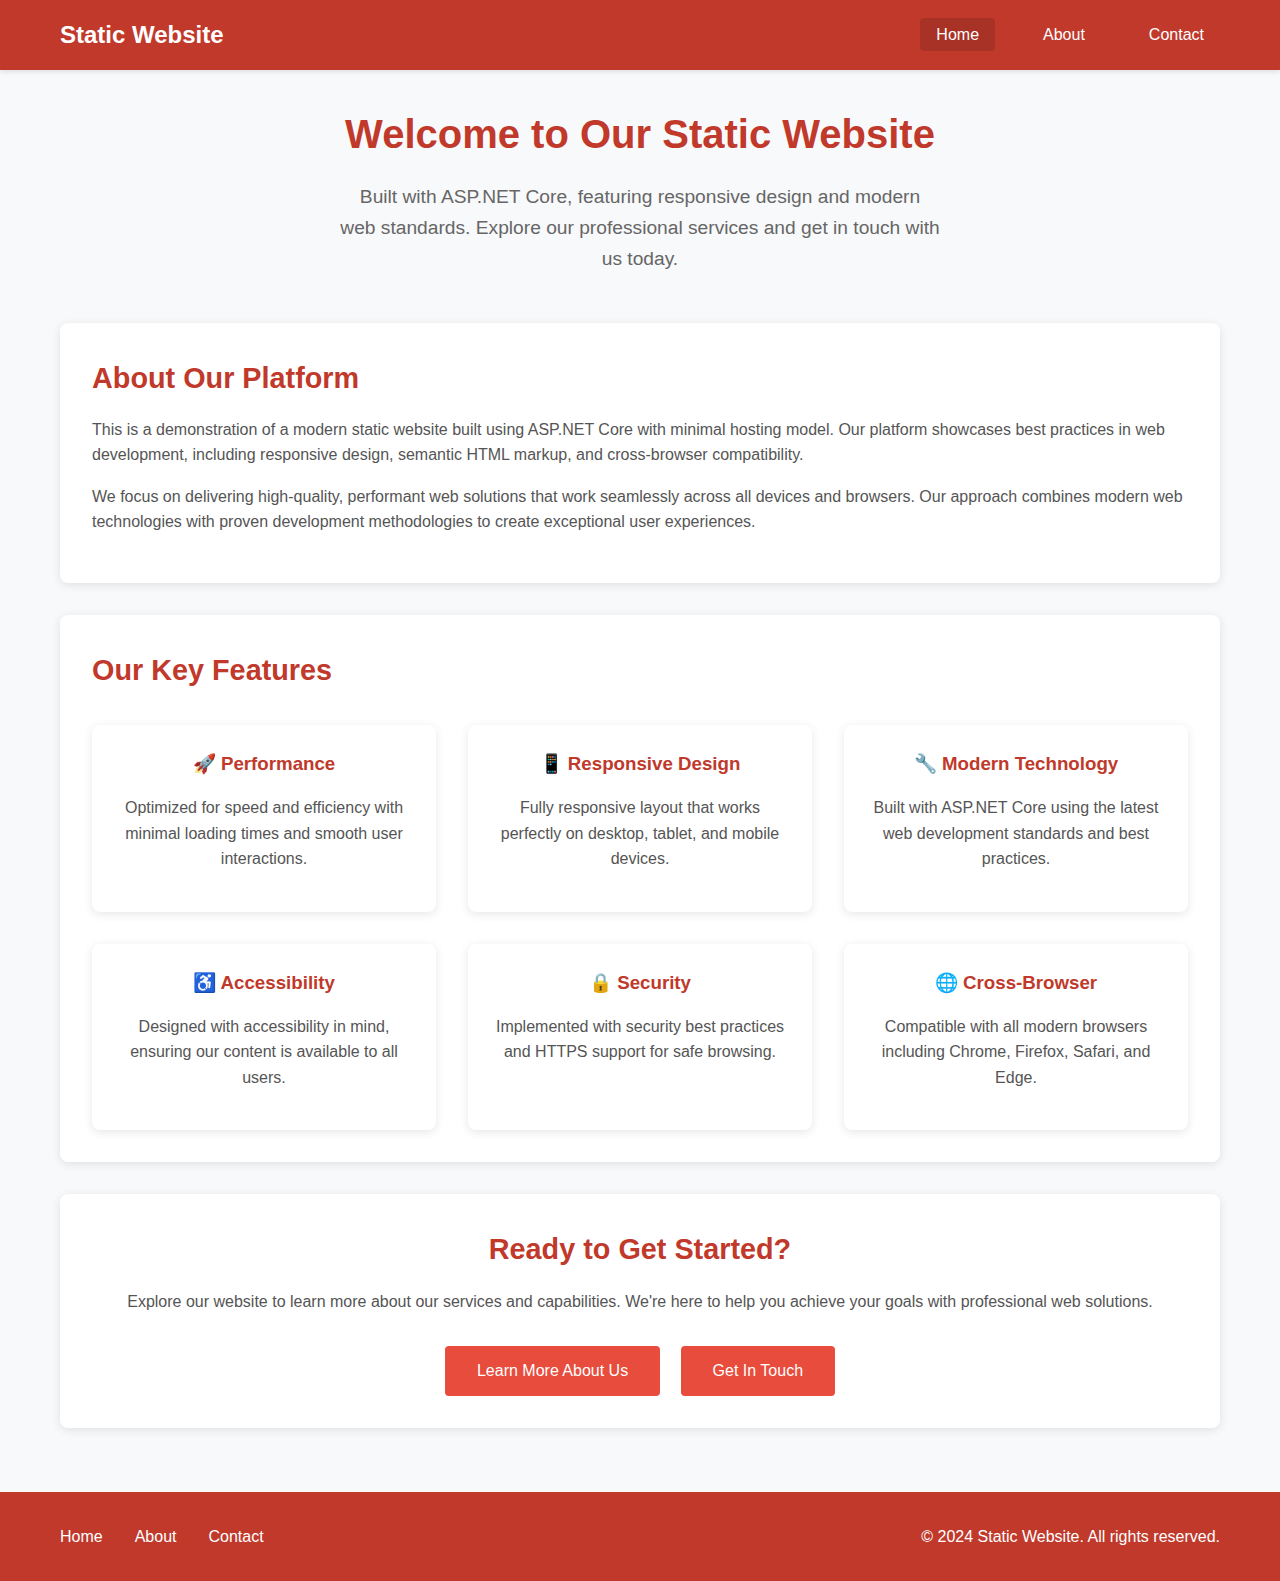
<file: wwwroot/index.html>
<!DOCTYPE html>
<html lang="en">
<head>
    <meta charset="UTF-8">
    <meta name="viewport" content="width=device-width, initial-scale=1.0">
    <meta name="description" content="Welcome to our professional static website built with ASP.NET Core. Discover our services and get in touch with us.">
    <meta name="keywords" content="ASP.NET Core, static website, professional services, web development">
    <meta name="author" content="Static Website">
    <meta name="robots" content="index, follow">
    
    <!-- Open Graph meta tags for social media -->
    <meta property="og:title" content="Home - Static Website">
    <meta property="og:description" content="Welcome to our professional static website built with ASP.NET Core.">
    <meta property="og:type" content="website">
    <meta property="og:url" content="/">
    
    <!-- Twitter Card meta tags -->
    <meta name="twitter:card" content="summary">
    <meta name="twitter:title" content="Home - Static Website">
    <meta name="twitter:description" content="Welcome to our professional static website built with ASP.NET Core.">
    
    <title>Home - Static Website</title>
    
    <!-- Favicon -->
    <link rel="icon" type="image/x-icon" href="/favicon.ico">
    
    <!-- Stylesheets -->
    <link rel="stylesheet" href="css/styles.css">
    
    <!-- Preload critical resources -->
    <link rel="preload" href="css/styles.css" as="style">
    <link rel="preload" href="js/main.js" as="script">
</head>
<body>
    <!-- Header with navigation -->
    <header>
        <div class="container">
            <div class="header-content">
                <a href="index.html" class="logo">Static Website</a>
                
                <button class="menu-toggle" aria-label="Toggle navigation menu" aria-expanded="false">
                    ☰
                </button>
                
                <nav role="navigation" aria-label="Main navigation">
                    <ul>
                        <li><a href="index.html" class="active">Home</a></li>
                        <li><a href="about.html">About</a></li>
                        <li><a href="contact.html">Contact</a></li>
                    </ul>
                </nav>
            </div>
        </div>
    </header>

    <!-- Main content -->
    <main>
        <div class="container">
            <!-- Hero section -->
            <section class="page-header">
                <h1>Welcome to Our Static Website</h1>
                <p>Built with ASP.NET Core, featuring responsive design and modern web standards. Explore our professional services and get in touch with us today.</p>
            </section>

            <!-- Introduction section -->
            <section class="content-section">
                <h2>About Our Platform</h2>
                <p>
                    This is a demonstration of a modern static website built using ASP.NET Core with minimal hosting model. 
                    Our platform showcases best practices in web development, including responsive design, semantic HTML markup, 
                    and cross-browser compatibility.
                </p>
                <p>
                    We focus on delivering high-quality, performant web solutions that work seamlessly across all devices 
                    and browsers. Our approach combines modern web technologies with proven development methodologies to 
                    create exceptional user experiences.
                </p>
            </section>

            <!-- Features grid -->
            <section class="content-section">
                <h2>Our Key Features</h2>
                <div class="features-grid">
                    <div class="feature-card">
                        <h3>🚀 Performance</h3>
                        <p>Optimized for speed and efficiency with minimal loading times and smooth user interactions.</p>
                    </div>
                    
                    <div class="feature-card">
                        <h3>📱 Responsive Design</h3>
                        <p>Fully responsive layout that works perfectly on desktop, tablet, and mobile devices.</p>
                    </div>
                    
                    <div class="feature-card">
                        <h3>🔧 Modern Technology</h3>
                        <p>Built with ASP.NET Core using the latest web development standards and best practices.</p>
                    </div>
                    
                    <div class="feature-card">
                        <h3>♿ Accessibility</h3>
                        <p>Designed with accessibility in mind, ensuring our content is available to all users.</p>
                    </div>
                    
                    <div class="feature-card">
                        <h3>🔒 Security</h3>
                        <p>Implemented with security best practices and HTTPS support for safe browsing.</p>
                    </div>
                    
                    <div class="feature-card">
                        <h3>🌐 Cross-Browser</h3>
                        <p>Compatible with all modern browsers including Chrome, Firefox, Safari, and Edge.</p>
                    </div>
                </div>
            </section>

            <!-- Call to action section -->
            <section class="content-section text-center">
                <h2>Ready to Get Started?</h2>
                <p>
                    Explore our website to learn more about our services and capabilities. 
                    We're here to help you achieve your goals with professional web solutions.
                </p>
                <div class="mt-2">
                    <a href="about.html" class="btn btn-primary">Learn More About Us</a>
                    <a href="contact.html" class="btn" style="margin-left: 1rem;">Get In Touch</a>
                </div>
            </section>
        </div>
    </main>

    <!-- Footer -->
    <footer>
        <div class="container">
            <div class="footer-content">
                <div class="footer-links">
                    <a href="index.html">Home</a>
                    <a href="about.html">About</a>
                    <a href="contact.html">Contact</a>
                </div>
                <div>
                    <p>&copy; 2024 Static Website. All rights reserved.</p>
                </div>
            </div>
        </div>
    </footer>

    <!-- Scripts -->
    <script src="js/main.js"></script>
</body>
</html>
</file>
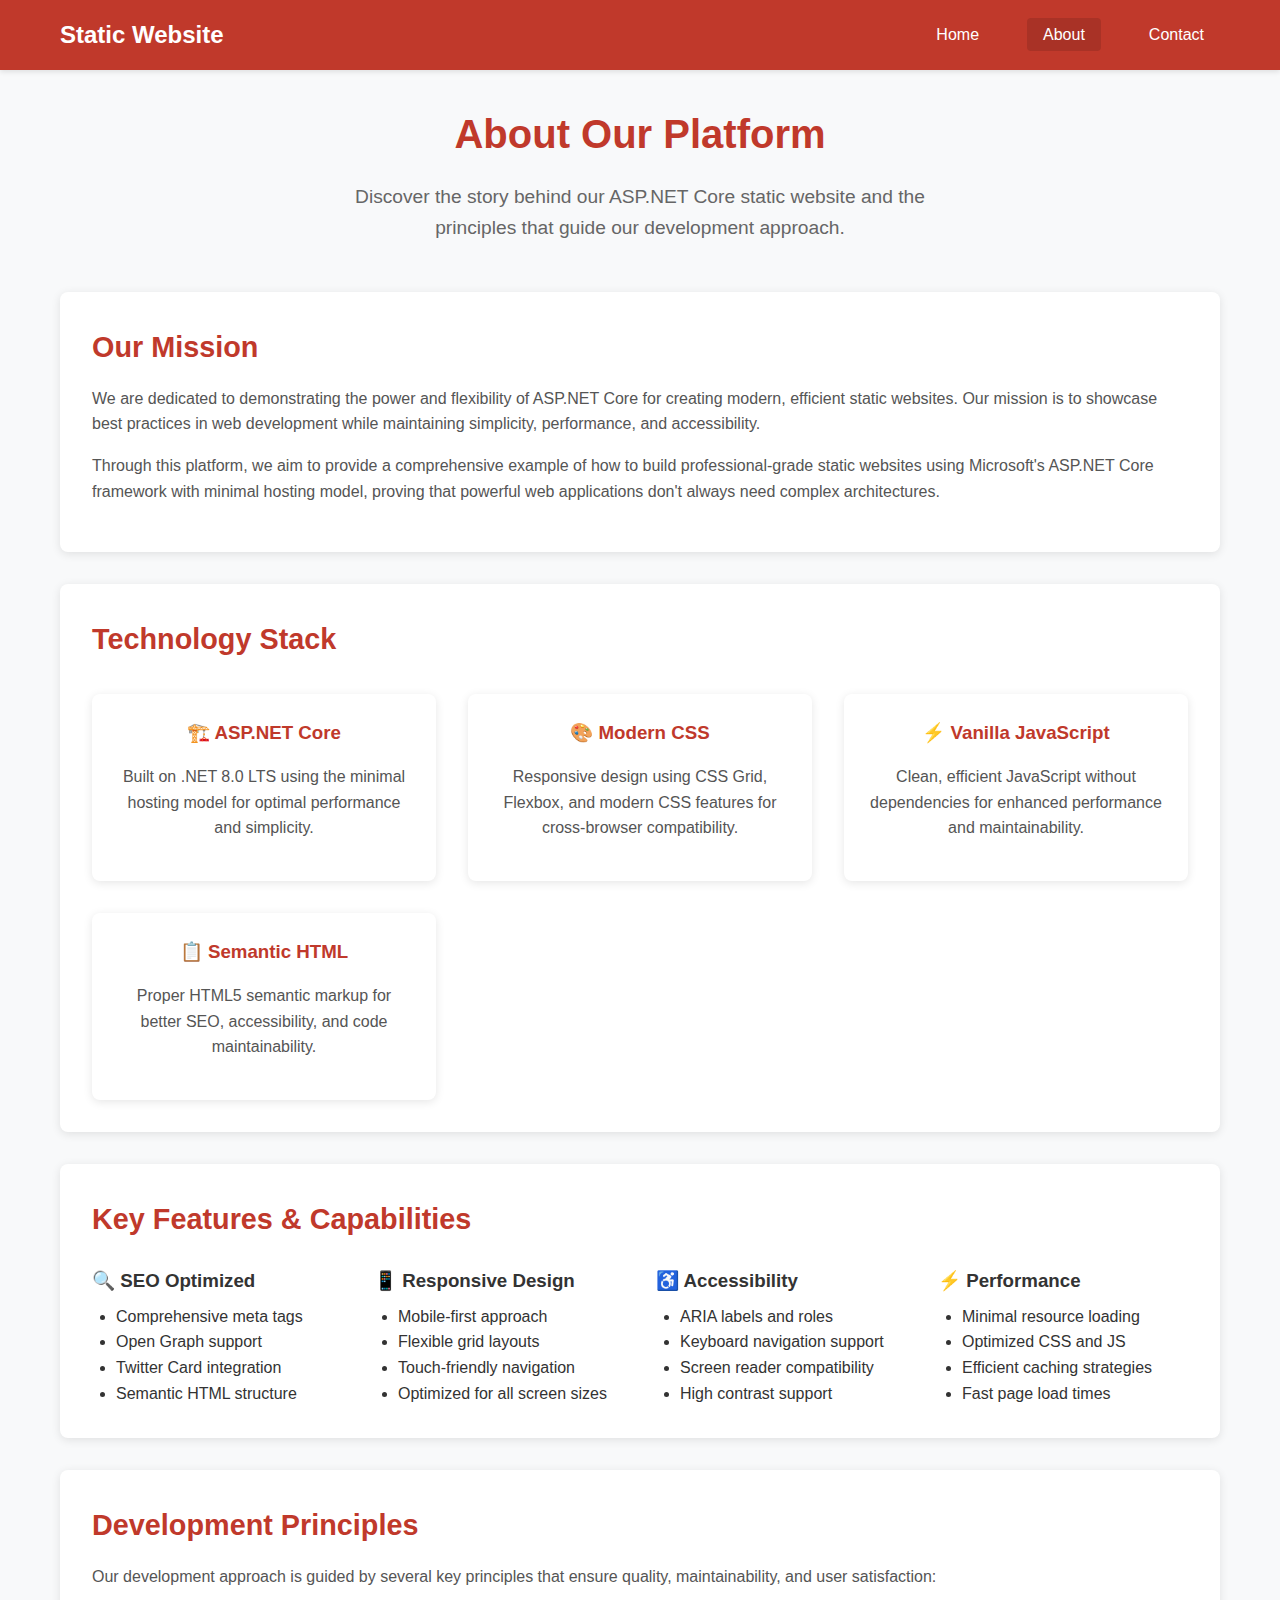
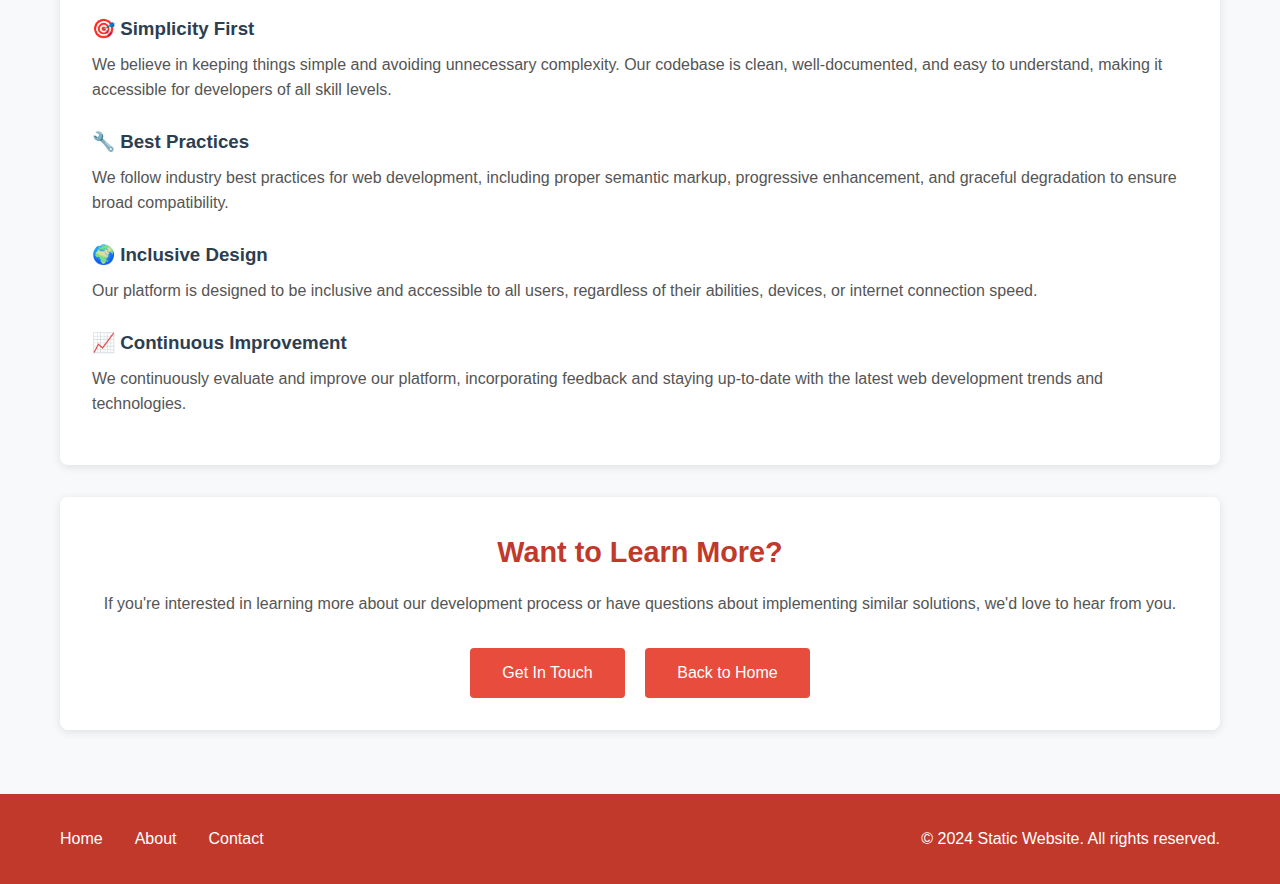
<file: wwwroot/about.html>
<!DOCTYPE html>
<html lang="en">
<head>
    <meta charset="UTF-8">
    <meta name="viewport" content="width=device-width, initial-scale=1.0">
    <meta name="description" content="Learn about our ASP.NET Core static website, our mission, values, and the technology behind our platform.">
    <meta name="keywords" content="about us, ASP.NET Core, web development, static website, technology">
    <meta name="author" content="Static Website">
    <meta name="robots" content="index, follow">
    
    <!-- Open Graph meta tags for social media -->
    <meta property="og:title" content="About Us - Static Website">
    <meta property="og:description" content="Learn about our ASP.NET Core static website and the technology behind our platform.">
    <meta property="og:type" content="website">
    <meta property="og:url" content="/about.html">
    
    <!-- Twitter Card meta tags -->
    <meta name="twitter:card" content="summary">
    <meta name="twitter:title" content="About Us - Static Website">
    <meta name="twitter:description" content="Learn about our ASP.NET Core static website and the technology behind our platform.">
    
    <title>About Us - Static Website</title>
    
    <!-- Favicon -->
    <link rel="icon" type="image/x-icon" href="/favicon.ico">
    
    <!-- Stylesheets -->
    <link rel="stylesheet" href="css/styles.css">
    
    <!-- Preload critical resources -->
    <link rel="preload" href="css/styles.css" as="style">
    <link rel="preload" href="js/main.js" as="script">
</head>
<body>
    <!-- Header with navigation -->
    <header>
        <div class="container">
            <div class="header-content">
                <a href="index.html" class="logo">Static Website</a>
                
                <button class="menu-toggle" aria-label="Toggle navigation menu" aria-expanded="false">
                    ☰
                </button>
                
                <nav role="navigation" aria-label="Main navigation">
                    <ul>
                        <li><a href="index.html">Home</a></li>
                        <li><a href="about.html" class="active">About</a></li>
                        <li><a href="contact.html">Contact</a></li>
                    </ul>
                </nav>
            </div>
        </div>
    </header>

    <!-- Main content -->
    <main>
        <div class="container">
            <!-- Page header -->
            <section class="page-header">
                <h1>About Our Platform</h1>
                <p>Discover the story behind our ASP.NET Core static website and the principles that guide our development approach.</p>
            </section>

            <!-- Mission section -->
            <section class="content-section">
                <h2>Our Mission</h2>
                <p>
                    We are dedicated to demonstrating the power and flexibility of ASP.NET Core for creating modern, 
                    efficient static websites. Our mission is to showcase best practices in web development while 
                    maintaining simplicity, performance, and accessibility.
                </p>
                <p>
                    Through this platform, we aim to provide a comprehensive example of how to build professional-grade 
                    static websites using Microsoft's ASP.NET Core framework with minimal hosting model, proving that 
                    powerful web applications don't always need complex architectures.
                </p>
            </section>

            <!-- Technology stack section -->
            <section class="content-section">
                <h2>Technology Stack</h2>
                <div class="features-grid">
                    <div class="feature-card">
                        <h3>🏗️ ASP.NET Core</h3>
                        <p>Built on .NET 8.0 LTS using the minimal hosting model for optimal performance and simplicity.</p>
                    </div>
                    
                    <div class="feature-card">
                        <h3>🎨 Modern CSS</h3>
                        <p>Responsive design using CSS Grid, Flexbox, and modern CSS features for cross-browser compatibility.</p>
                    </div>
                    
                    <div class="feature-card">
                        <h3>⚡ Vanilla JavaScript</h3>
                        <p>Clean, efficient JavaScript without dependencies for enhanced performance and maintainability.</p>
                    </div>
                    
                    <div class="feature-card">
                        <h3>📋 Semantic HTML</h3>
                        <p>Proper HTML5 semantic markup for better SEO, accessibility, and code maintainability.</p>
                    </div>
                </div>
            </section>

            <!-- Features section -->
            <section class="content-section">
                <h2>Key Features & Capabilities</h2>
                <div style="display: grid; grid-template-columns: repeat(auto-fit, minmax(250px, 1fr)); gap: 2rem; margin-top: 1.5rem;">
                    <div>
                        <h3>🔍 SEO Optimized</h3>
                        <ul style="margin-top: 0.5rem; padding-left: 1.5rem;">
                            <li>Comprehensive meta tags</li>
                            <li>Open Graph support</li>
                            <li>Twitter Card integration</li>
                            <li>Semantic HTML structure</li>
                        </ul>
                    </div>
                    
                    <div>
                        <h3>📱 Responsive Design</h3>
                        <ul style="margin-top: 0.5rem; padding-left: 1.5rem;">
                            <li>Mobile-first approach</li>
                            <li>Flexible grid layouts</li>
                            <li>Touch-friendly navigation</li>
                            <li>Optimized for all screen sizes</li>
                        </ul>
                    </div>
                    
                    <div>
                        <h3>♿ Accessibility</h3>
                        <ul style="margin-top: 0.5rem; padding-left: 1.5rem;">
                            <li>ARIA labels and roles</li>
                            <li>Keyboard navigation support</li>
                            <li>Screen reader compatibility</li>
                            <li>High contrast support</li>
                        </ul>
                    </div>
                    
                    <div>
                        <h3>⚡ Performance</h3>
                        <ul style="margin-top: 0.5rem; padding-left: 1.5rem;">
                            <li>Minimal resource loading</li>
                            <li>Optimized CSS and JS</li>
                            <li>Efficient caching strategies</li>
                            <li>Fast page load times</li>
                        </ul>
                    </div>
                </div>
            </section>

            <!-- Development principles -->
            <section class="content-section">
                <h2>Development Principles</h2>
                <p>Our development approach is guided by several key principles that ensure quality, maintainability, and user satisfaction:</p>
                
                <div style="margin-top: 1.5rem;">
                    <h3 style="color: #2c3e50; margin-bottom: 0.5rem;">🎯 Simplicity First</h3>
                    <p style="margin-bottom: 1.5rem;">
                        We believe in keeping things simple and avoiding unnecessary complexity. Our codebase is clean, 
                        well-documented, and easy to understand, making it accessible for developers of all skill levels.
                    </p>
                    
                    <h3 style="color: #2c3e50; margin-bottom: 0.5rem;">🔧 Best Practices</h3>
                    <p style="margin-bottom: 1.5rem;">
                        We follow industry best practices for web development, including proper semantic markup, 
                        progressive enhancement, and graceful degradation to ensure broad compatibility.
                    </p>
                    
                    <h3 style="color: #2c3e50; margin-bottom: 0.5rem;">🌍 Inclusive Design</h3>
                    <p style="margin-bottom: 1.5rem;">
                        Our platform is designed to be inclusive and accessible to all users, regardless of their 
                        abilities, devices, or internet connection speed.
                    </p>
                    
                    <h3 style="color: #2c3e50; margin-bottom: 0.5rem;">📈 Continuous Improvement</h3>
                    <p>
                        We continuously evaluate and improve our platform, incorporating feedback and staying up-to-date 
                        with the latest web development trends and technologies.
                    </p>
                </div>
            </section>

            <!-- Call to action -->
            <section class="content-section text-center">
                <h2>Want to Learn More?</h2>
                <p>
                    If you're interested in learning more about our development process or have questions about 
                    implementing similar solutions, we'd love to hear from you.
                </p>
                <div class="mt-2">
                    <a href="contact.html" class="btn btn-primary">Get In Touch</a>
                    <a href="index.html" class="btn" style="margin-left: 1rem;">Back to Home</a>
                </div>
            </section>
        </div>
    </main>

    <!-- Footer -->
    <footer>
        <div class="container">
            <div class="footer-content">
                <div class="footer-links">
                    <a href="index.html">Home</a>
                    <a href="about.html">About</a>
                    <a href="contact.html">Contact</a>
                </div>
                <div>
                    <p>&copy; 2024 Static Website. All rights reserved.</p>
                </div>
            </div>
        </div>
    </footer>

    <!-- Scripts -->
    <script src="js/main.js"></script>
</body>
</html>
</file>
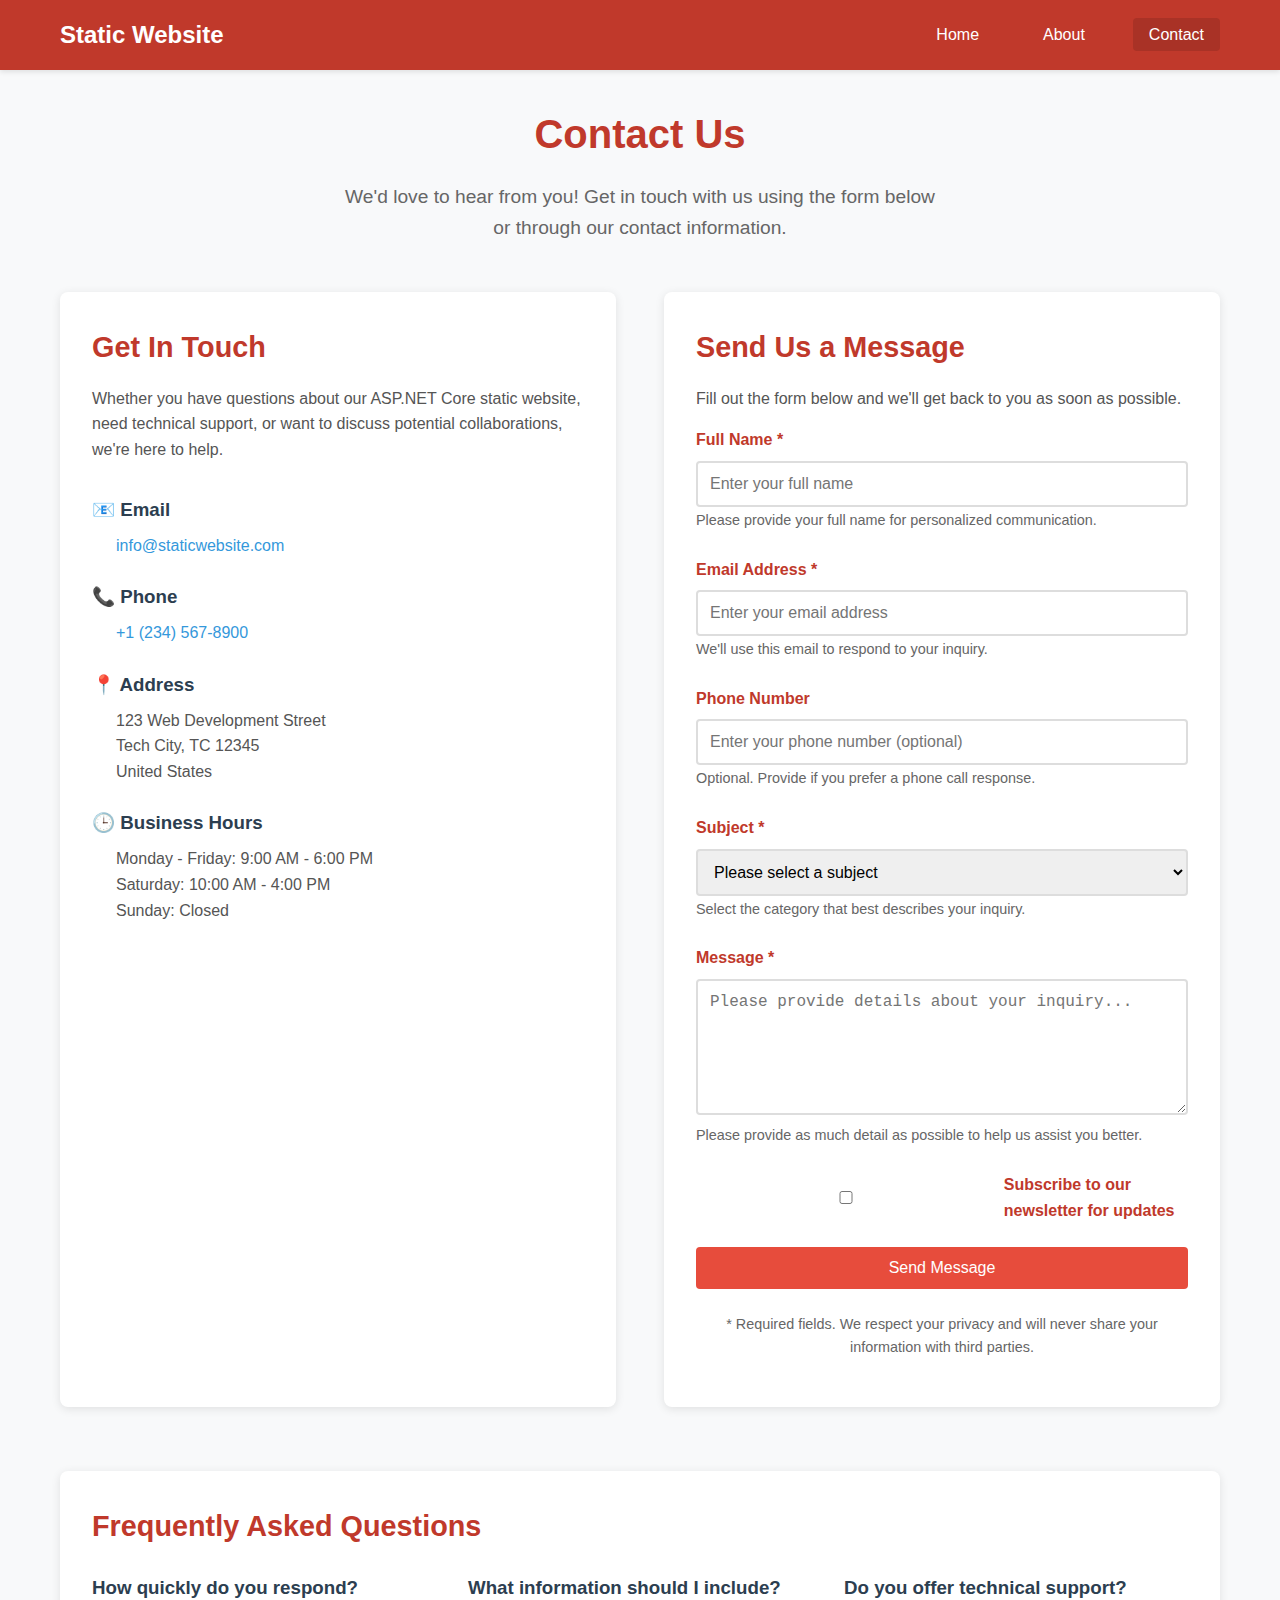
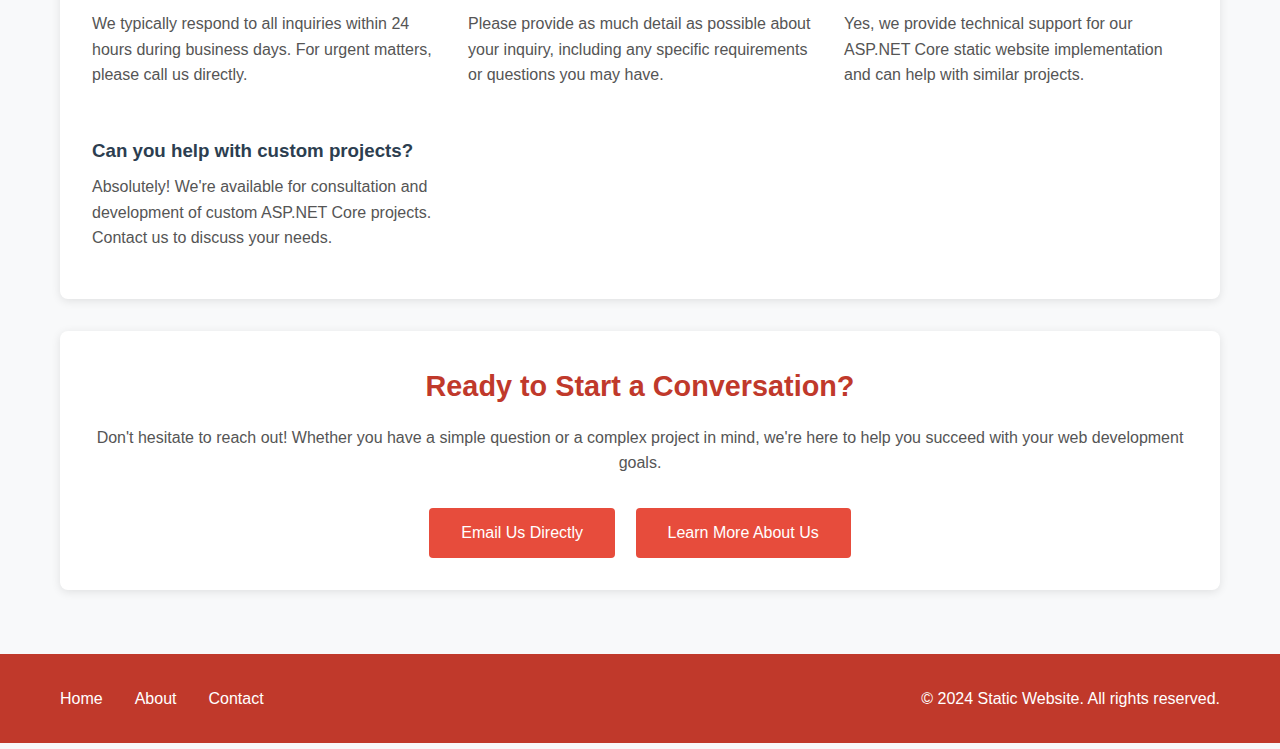
<file: wwwroot/contact.html>
<!DOCTYPE html>
<html lang="en">
<head>
    <meta charset="UTF-8">
    <meta name="viewport" content="width=device-width, initial-scale=1.0">
    <meta name="description" content="Contact us for inquiries about our ASP.NET Core static website. Get in touch through our contact form or find our contact information.">
    <meta name="keywords" content="contact us, get in touch, ASP.NET Core, web development, inquiries">
    <meta name="author" content="Static Website">
    <meta name="robots" content="index, follow">
    
    <!-- Open Graph meta tags for social media -->
    <meta property="og:title" content="Contact Us - Static Website">
    <meta property="og:description" content="Contact us for inquiries about our ASP.NET Core static website.">
    <meta property="og:type" content="website">
    <meta property="og:url" content="/contact.html">
    
    <!-- Twitter Card meta tags -->
    <meta name="twitter:card" content="summary">
    <meta name="twitter:title" content="Contact Us - Static Website">
    <meta name="twitter:description" content="Contact us for inquiries about our ASP.NET Core static website.">
    
    <title>Contact Us - Static Website</title>
    
    <!-- Favicon -->
    <link rel="icon" type="image/x-icon" href="/favicon.ico">
    
    <!-- Stylesheets -->
    <link rel="stylesheet" href="css/styles.css">
    
    <!-- Preload critical resources -->
    <link rel="preload" href="css/styles.css" as="style">
    <link rel="preload" href="js/main.js" as="script">
</head>
<body>
    <!-- Header with navigation -->
    <header>
        <div class="container">
            <div class="header-content">
                <a href="index.html" class="logo">Static Website</a>
                
                <button class="menu-toggle" aria-label="Toggle navigation menu" aria-expanded="false">
                    ☰
                </button>
                
                <nav role="navigation" aria-label="Main navigation">
                    <ul>
                        <li><a href="index.html">Home</a></li>
                        <li><a href="about.html">About</a></li>
                        <li><a href="contact.html" class="active">Contact</a></li>
                    </ul>
                </nav>
            </div>
        </div>
    </header>

    <!-- Main content -->
    <main>
        <div class="container">
            <!-- Page header -->
            <section class="page-header">
                <h1>Contact Us</h1>
                <p>We'd love to hear from you! Get in touch with us using the form below or through our contact information.</p>
            </section>

            <!-- Contact information and form container -->
            <div style="display: grid; grid-template-columns: repeat(auto-fit, minmax(400px, 1fr)); gap: 3rem; margin-bottom: 2rem;">
                
                <!-- Contact information -->
                <section class="content-section">
                    <h2>Get In Touch</h2>
                    <p>
                        Whether you have questions about our ASP.NET Core static website, need technical support, 
                        or want to discuss potential collaborations, we're here to help.
                    </p>
                    
                    <div style="margin-top: 2rem;">
                        <div style="margin-bottom: 1.5rem;">
                            <h3 style="color: #2c3e50; margin-bottom: 0.5rem; display: flex; align-items: center;">
                                📧 Email
                            </h3>
                            <p style="margin-left: 1.5rem;">
                                <a href="mailto:info@staticwebsite.com" style="color: #3498db; text-decoration: none;">
                                    info@staticwebsite.com
                                </a>
                            </p>
                        </div>
                        
                        <div style="margin-bottom: 1.5rem;">
                            <h3 style="color: #2c3e50; margin-bottom: 0.5rem; display: flex; align-items: center;">
                                📞 Phone
                            </h3>
                            <p style="margin-left: 1.5rem;">
                                <a href="tel:+1234567890" style="color: #3498db; text-decoration: none;">
                                    +1 (234) 567-8900
                                </a>
                            </p>
                        </div>
                        
                        <div style="margin-bottom: 1.5rem;">
                            <h3 style="color: #2c3e50; margin-bottom: 0.5rem; display: flex; align-items: center;">
                                📍 Address
                            </h3>
                            <p style="margin-left: 1.5rem;">
                                123 Web Development Street<br>
                                Tech City, TC 12345<br>
                                United States
                            </p>
                        </div>
                        
                        <div>
                            <h3 style="color: #2c3e50; margin-bottom: 0.5rem; display: flex; align-items: center;">
                                🕒 Business Hours
                            </h3>
                            <p style="margin-left: 1.5rem;">
                                Monday - Friday: 9:00 AM - 6:00 PM<br>
                                Saturday: 10:00 AM - 4:00 PM<br>
                                Sunday: Closed
                            </p>
                        </div>
                    </div>
                </section>

                <!-- Contact form -->
                <section class="content-section">
                    <h2>Send Us a Message</h2>
                    <p>Fill out the form below and we'll get back to you as soon as possible.</p>
                    
                    <form id="contactForm" class="contact-form" novalidate>
                        <div class="form-group">
                            <label for="name">Full Name *</label>
                            <input 
                                type="text" 
                                id="name" 
                                name="name" 
                                required 
                                aria-describedby="name-help"
                                placeholder="Enter your full name"
                            >
                            <small id="name-help" style="color: #666; font-size: 0.9rem;">
                                Please provide your full name for personalized communication.
                            </small>
                        </div>

                        <div class="form-group">
                            <label for="email">Email Address *</label>
                            <input 
                                type="email" 
                                id="email" 
                                name="email" 
                                required 
                                aria-describedby="email-help"
                                placeholder="Enter your email address"
                            >
                            <small id="email-help" style="color: #666; font-size: 0.9rem;">
                                We'll use this email to respond to your inquiry.
                            </small>
                        </div>

                        <div class="form-group">
                            <label for="phone">Phone Number</label>
                            <input 
                                type="tel" 
                                id="phone" 
                                name="phone" 
                                aria-describedby="phone-help"
                                placeholder="Enter your phone number (optional)"
                            >
                            <small id="phone-help" style="color: #666; font-size: 0.9rem;">
                                Optional. Provide if you prefer a phone call response.
                            </small>
                        </div>

                        <div class="form-group">
                            <label for="subject">Subject *</label>
                            <select id="subject" name="subject" required aria-describedby="subject-help">
                                <option value="">Please select a subject</option>
                                <option value="general">General Inquiry</option>
                                <option value="technical">Technical Support</option>
                                <option value="collaboration">Collaboration</option>
                                <option value="feedback">Feedback</option>
                                <option value="other">Other</option>
                            </select>
                            <small id="subject-help" style="color: #666; font-size: 0.9rem;">
                                Select the category that best describes your inquiry.
                            </small>
                        </div>

                        <div class="form-group">
                            <label for="message">Message *</label>
                            <textarea 
                                id="message" 
                                name="message" 
                                required 
                                aria-describedby="message-help"
                                placeholder="Please provide details about your inquiry..."
                                rows="6"
                            ></textarea>
                            <small id="message-help" style="color: #666; font-size: 0.9rem;">
                                Please provide as much detail as possible to help us assist you better.
                            </small>
                        </div>

                        <div class="form-group">
                            <label style="display: flex; align-items: center; gap: 0.5rem; cursor: pointer;">
                                <input type="checkbox" id="newsletter" name="newsletter" style="margin: 0;">
                                <span>Subscribe to our newsletter for updates</span>
                            </label>
                        </div>

                        <div class="form-group">
                            <button type="submit" class="btn btn-primary" style="width: 100%;">
                                Send Message
                            </button>
                        </div>

                        <p style="font-size: 0.9rem; color: #666; text-align: center; margin-top: 1rem;">
                            * Required fields. We respect your privacy and will never share your information with third parties.
                        </p>
                    </form>
                </section>
            </div>

            <!-- Additional information -->
            <section class="content-section">
                <h2>Frequently Asked Questions</h2>
                <div style="display: grid; grid-template-columns: repeat(auto-fit, minmax(300px, 1fr)); gap: 2rem; margin-top: 1.5rem;">
                    <div>
                        <h3 style="color: #2c3e50; margin-bottom: 0.5rem;">How quickly do you respond?</h3>
                        <p>We typically respond to all inquiries within 24 hours during business days. For urgent matters, please call us directly.</p>
                    </div>
                    
                    <div>
                        <h3 style="color: #2c3e50; margin-bottom: 0.5rem;">What information should I include?</h3>
                        <p>Please provide as much detail as possible about your inquiry, including any specific requirements or questions you may have.</p>
                    </div>
                    
                    <div>
                        <h3 style="color: #2c3e50; margin-bottom: 0.5rem;">Do you offer technical support?</h3>
                        <p>Yes, we provide technical support for our ASP.NET Core static website implementation and can help with similar projects.</p>
                    </div>
                    
                    <div>
                        <h3 style="color: #2c3e50; margin-bottom: 0.5rem;">Can you help with custom projects?</h3>
                        <p>Absolutely! We're available for consultation and development of custom ASP.NET Core projects. Contact us to discuss your needs.</p>
                    </div>
                </div>
            </section>

            <!-- Call to action -->
            <section class="content-section text-center">
                <h2>Ready to Start a Conversation?</h2>
                <p>
                    Don't hesitate to reach out! Whether you have a simple question or a complex project in mind, 
                    we're here to help you succeed with your web development goals.
                </p>
                <div class="mt-2">
                    <a href="mailto:info@staticwebsite.com" class="btn btn-primary">Email Us Directly</a>
                    <a href="about.html" class="btn" style="margin-left: 1rem;">Learn More About Us</a>
                </div>
            </section>
        </div>
    </main>

    <!-- Footer -->
    <footer>
        <div class="container">
            <div class="footer-content">
                <div class="footer-links">
                    <a href="index.html">Home</a>
                    <a href="about.html">About</a>
                    <a href="contact.html">Contact</a>
                </div>
                <div>
                    <p>&copy; 2024 Static Website. All rights reserved.</p>
                </div>
            </div>
        </div>
    </footer>

    <!-- Scripts -->
    <script src="js/main.js"></script>
</body>
</html>
</file>
<file: wwwroot/css/styles.css>
/* Reset and base styles */
* {
    margin: 0;
    padding: 0;
    box-sizing: border-box;
}

body {
    font-family: 'Segoe UI', Tahoma, Geneva, Verdana, sans-serif;
    line-height: 1.6;
    color: #333;
    background-color: #f8f9fa;
}

/* Container */
.container {
    max-width: 1200px;
    margin: 0 auto;
    padding: 0 20px;
}

/* Header and Navigation */
header {
    background-color: #c0392b;
    color: white;
    padding: 1rem 0;
    box-shadow: 0 2px 5px rgba(0,0,0,0.1);
}

.header-content {
    display: flex;
    justify-content: space-between;
    align-items: center;
    flex-wrap: wrap;
}

.logo {
    font-size: 1.5rem;
    font-weight: bold;
    text-decoration: none;
    color: white;
}

nav ul {
    list-style: none;
    display: flex;
    gap: 2rem;
}

nav a {
    color: white;
    text-decoration: none;
    padding: 0.5rem 1rem;
    border-radius: 4px;
    transition: background-color 0.3s ease;
}

nav a:hover,
nav a.active {
    background-color: #a93226;
}

/* Mobile menu toggle */
.menu-toggle {
    display: none;
    background: none;
    border: none;
    color: white;
    font-size: 1.5rem;
    cursor: pointer;
}

/* Main content */
main {
    min-height: calc(100vh - 140px);
    padding: 2rem 0;
}

.page-header {
    text-align: center;
    margin-bottom: 3rem;
}

.page-header h1 {
    font-size: 2.5rem;
    color: #c0392b;
    margin-bottom: 1rem;
}

.page-header p {
    font-size: 1.2rem;
    color: #666;
    max-width: 600px;
    margin: 0 auto;
}

/* Content sections */
.content-section {
    background: white;
    padding: 2rem;
    margin-bottom: 2rem;
    border-radius: 8px;
    box-shadow: 0 2px 10px rgba(0,0,0,0.1);
}

.content-section h2 {
    color: #c0392b;
    margin-bottom: 1rem;
    font-size: 1.8rem;
}

.content-section p {
    margin-bottom: 1rem;
    color: #555;
}

/* Grid layout for features/services */
.features-grid {
    display: grid;
    grid-template-columns: repeat(auto-fit, minmax(300px, 1fr));
    gap: 2rem;
    margin-top: 2rem;
}

.feature-card {
    background: white;
    padding: 1.5rem;
    border-radius: 8px;
    box-shadow: 0 2px 10px rgba(0,0,0,0.1);
    text-align: center;
    transition: transform 0.3s ease;
}

.feature-card:hover {
    transform: translateY(-5px);
}

.feature-card h3 {
    color: #c0392b;
    margin-bottom: 1rem;
}

/* Contact form */
.contact-form {
    max-width: 600px;
    margin: 0 auto;
}

.form-group {
    margin-bottom: 1.5rem;
}

.form-group label {
    display: block;
    margin-bottom: 0.5rem;
    font-weight: bold;
    color: #c0392b;
}

.form-group input,
.form-group textarea,
.form-group select {
    width: 100%;
    padding: 0.75rem;
    border: 2px solid #ddd;
    border-radius: 4px;
    font-size: 1rem;
    transition: border-color 0.3s ease;
}

.form-group input:focus,
.form-group textarea:focus,
.form-group select:focus {
    outline: none;
    border-color: #e74c3c;
}

.form-group textarea {
    resize: vertical;
    min-height: 120px;
}

.btn {
    display: inline-block;
    padding: 0.75rem 2rem;
    background-color: #e74c3c;
    color: white;
    text-decoration: none;
    border: none;
    border-radius: 4px;
    cursor: pointer;
    font-size: 1rem;
    transition: background-color 0.3s ease;
}

.btn:hover {
    background-color: #c0392b;
}

.btn-primary {
    background-color: #e74c3c;
}

.btn-primary:hover {
    background-color: #c0392b;
}

/* Footer */
footer {
    background-color: #c0392b;
    color: white;
    text-align: center;
    padding: 2rem 0;
    margin-top: auto;
}

.footer-content {
    display: flex;
    justify-content: space-between;
    align-items: center;
    flex-wrap: wrap;
    gap: 1rem;
}

.footer-links {
    display: flex;
    gap: 2rem;
}

.footer-links a {
    color: white;
    text-decoration: none;
    transition: color 0.3s ease;
}

.footer-links a:hover {
    color: #ec7063;
}

/* Responsive design */
@media (max-width: 768px) {
    .header-content {
        flex-direction: column;
        gap: 1rem;
    }
    
    .menu-toggle {
        display: block;
        position: absolute;
        top: 1rem;
        right: 1rem;
    }
    
    nav {
        width: 100%;
        display: none;
    }
    
    nav.active {
        display: block;
    }
    
    nav ul {
        flex-direction: column;
        gap: 0;
    }
    
    nav a {
        display: block;
        padding: 1rem;
        border-bottom: 1px solid #a93226;
    }
    
    .page-header h1 {
        font-size: 2rem;
    }
    
    .content-section {
        padding: 1.5rem;
    }
    
    .features-grid {
        grid-template-columns: 1fr;
    }
    
    .footer-content {
        flex-direction: column;
        text-align: center;
    }
    
    .footer-links {
        justify-content: center;
    }
}

@media (max-width: 480px) {
    .container {
        padding: 0 15px;
    }
    
    .page-header h1 {
        font-size: 1.8rem;
    }
    
    .content-section {
        padding: 1rem;
    }
    
    nav ul {
        gap: 0;
    }
}

/* Utility classes */
.text-center {
    text-align: center;
}

.mt-2 {
    margin-top: 2rem;
}

.mb-2 {
    margin-bottom: 2rem;
}

/* Animation for smooth transitions */
.fade-in {
    animation: fadeIn 0.5s ease-in;
}

@keyframes fadeIn {
    from {
        opacity: 0;
        transform: translateY(20px);
    }
    to {
        opacity: 1;
        transform: translateY(0);
    }
}
</file>
